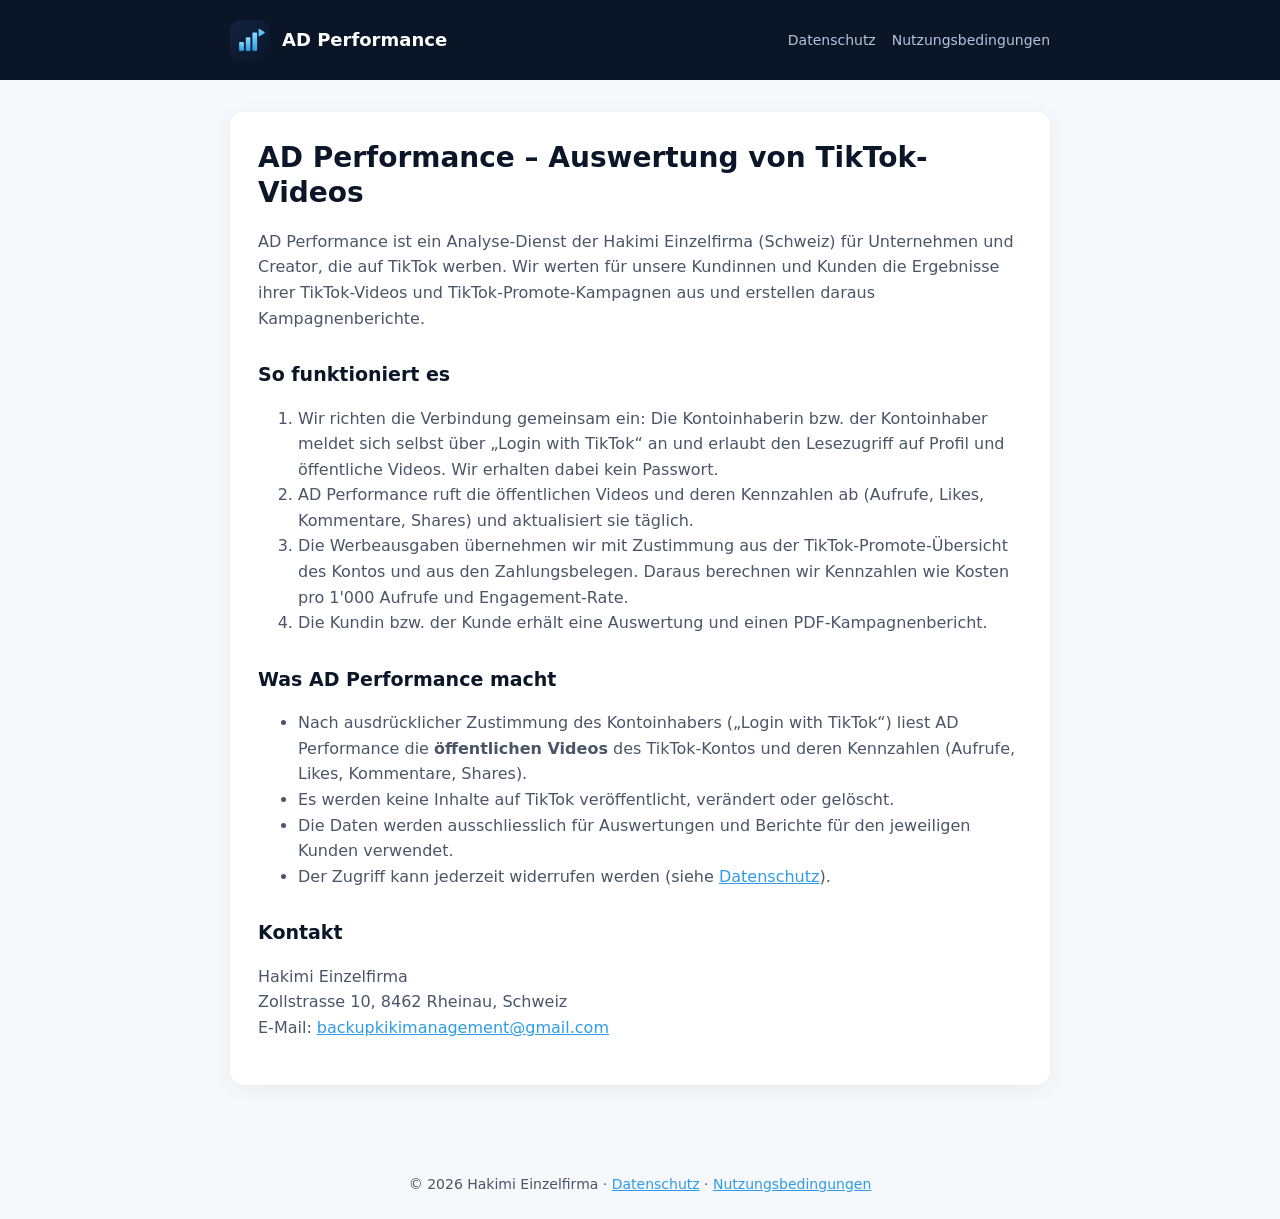
<file: index.html>
<!doctype html>
<html lang="de">
<head>
  <meta charset="utf-8" />
  <meta name="viewport" content="width=device-width, initial-scale=1" />
  <title>AD Performance</title>
  <link rel="icon" href="app-icon-1024.png" />
  <link rel="stylesheet" href="style.css" />
</head>
<body>
  <header>
    <div class="wrap">
      <img src="app-icon-1024.png" alt="" />
      <a href="index.html">AD Performance</a>
      <nav>
        <a href="datenschutz.html">Datenschutz</a>
        <a href="nutzungsbedingungen.html">Nutzungsbedingungen</a>
      </nav>
    </div>
  </header>
  <main>
    <div class="wrap card">
      <h1>AD Performance – Auswertung von TikTok-Videos</h1>
      <p>
        AD Performance ist ein Analyse-Dienst der Hakimi Einzelfirma (Schweiz) für Unternehmen und
        Creator, die auf TikTok werben. Wir werten für unsere Kundinnen und Kunden die Ergebnisse ihrer
        TikTok-Videos und TikTok-Promote-Kampagnen aus und erstellen daraus Kampagnenberichte.
      </p>
      <h2>So funktioniert es</h2>
      <ol>
        <li>Wir richten die Verbindung gemeinsam ein: Die Kontoinhaberin bzw. der Kontoinhaber meldet sich selbst über
          „Login with TikTok“ an und erlaubt den Lesezugriff auf Profil und öffentliche Videos. Wir erhalten dabei kein Passwort.</li>
        <li>AD Performance ruft die öffentlichen Videos und deren Kennzahlen ab (Aufrufe, Likes, Kommentare, Shares)
          und aktualisiert sie täglich.</li>
        <li>Die Werbeausgaben übernehmen wir mit Zustimmung aus der TikTok-Promote-Übersicht des Kontos und aus den
          Zahlungsbelegen. Daraus berechnen wir Kennzahlen wie Kosten pro 1'000 Aufrufe und Engagement-Rate.</li>
        <li>Die Kundin bzw. der Kunde erhält eine Auswertung und einen PDF-Kampagnenbericht.</li>
      </ol>
      <h2>Was AD Performance macht</h2>
      <ul>
        <li>Nach ausdrücklicher Zustimmung des Kontoinhabers („Login with TikTok“) liest AD Performance die
          <b>öffentlichen Videos</b> des TikTok-Kontos und deren Kennzahlen (Aufrufe, Likes, Kommentare, Shares).</li>
        <li>Es werden keine Inhalte auf TikTok veröffentlicht, verändert oder gelöscht.</li>
        <li>Die Daten werden ausschliesslich für Auswertungen und Berichte für den jeweiligen Kunden verwendet.</li>
        <li>Der Zugriff kann jederzeit widerrufen werden (siehe <a href="datenschutz.html">Datenschutz</a>).</li>
      </ul>
      <h2>Kontakt</h2>
      <p>
        Hakimi Einzelfirma<br />
        Zollstrasse 10, 8462 Rheinau, Schweiz<br />
        E-Mail: <a href="mailto:backupkikimanagement@gmail.com">backupkikimanagement@gmail.com</a>
      </p>
    </div>
  </main>
  <footer>© 2026 Hakimi Einzelfirma · <a href="datenschutz.html">Datenschutz</a> · <a href="nutzungsbedingungen.html">Nutzungsbedingungen</a></footer>
</body>
</html>
</file>
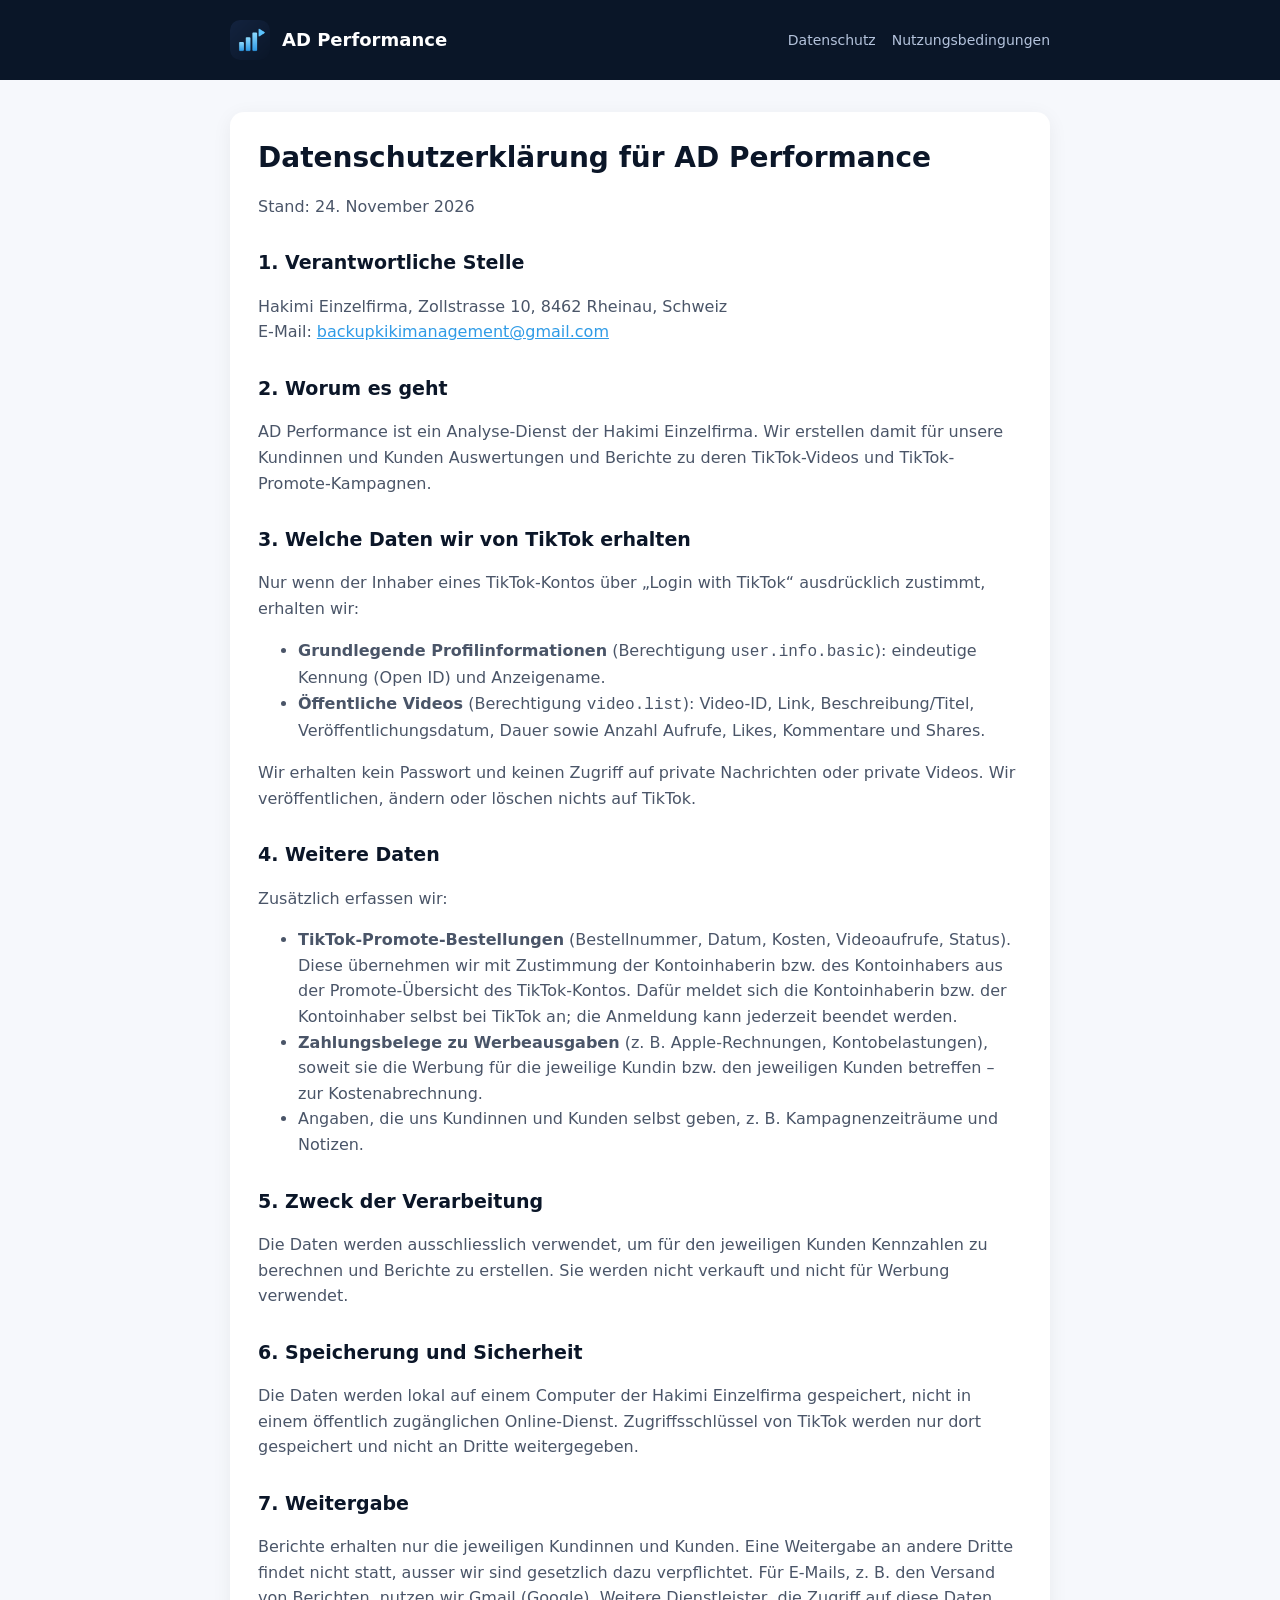
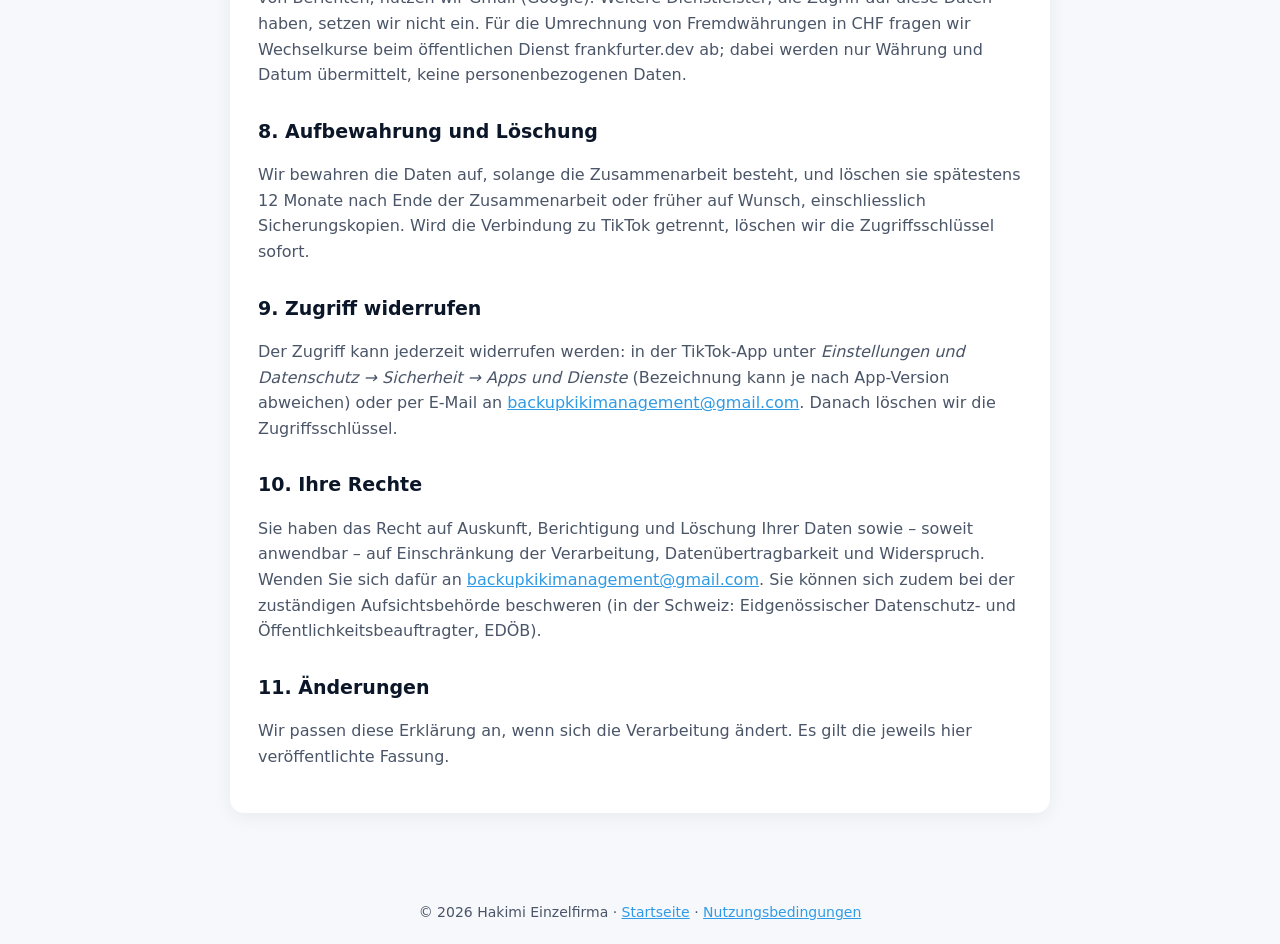
<file: datenschutz.html>
<!doctype html>
<html lang="de">
<head>
  <meta charset="utf-8" />
  <meta name="viewport" content="width=device-width, initial-scale=1" />
  <title>Datenschutzerklärung – AD Performance</title>
  <link rel="icon" href="app-icon-1024.png" />
  <link rel="stylesheet" href="style.css" />
</head>
<body>
  <header>
    <div class="wrap">
      <img src="app-icon-1024.png" alt="" />
      <a href="index.html">AD Performance</a>
      <nav>
        <a href="datenschutz.html">Datenschutz</a>
        <a href="nutzungsbedingungen.html">Nutzungsbedingungen</a>
      </nav>
    </div>
  </header>
  <main>
    <div class="wrap card">
      <h1>Datenschutzerklärung für AD Performance</h1>
      <p>Stand: 24. November 2026</p>

      <h2>1. Verantwortliche Stelle</h2>
      <p>
        Hakimi Einzelfirma, Zollstrasse 10, 8462 Rheinau, Schweiz<br />
        E-Mail: <a href="mailto:backupkikimanagement@gmail.com">backupkikimanagement@gmail.com</a>
      </p>

      <h2>2. Worum es geht</h2>
      <p>
        AD Performance ist ein Analyse-Dienst der Hakimi Einzelfirma. Wir erstellen damit für unsere Kundinnen und Kunden
        Auswertungen und Berichte zu deren TikTok-Videos und TikTok-Promote-Kampagnen.
      </p>

      <h2>3. Welche Daten wir von TikTok erhalten</h2>
      <p>Nur wenn der Inhaber eines TikTok-Kontos über „Login with TikTok“ ausdrücklich zustimmt, erhalten wir:</p>
      <ul>
        <li><b>Grundlegende Profilinformationen</b> (Berechtigung <code>user.info.basic</code>): eindeutige Kennung (Open ID) und Anzeigename.</li>
        <li><b>Öffentliche Videos</b> (Berechtigung <code>video.list</code>): Video-ID, Link, Beschreibung/Titel, Veröffentlichungsdatum, Dauer sowie Anzahl Aufrufe, Likes, Kommentare und Shares.</li>
      </ul>
      <p>Wir erhalten kein Passwort und keinen Zugriff auf private Nachrichten oder private Videos. Wir veröffentlichen, ändern oder löschen nichts auf TikTok.</p>

      <h2>4. Weitere Daten</h2>
      <p>
        Zusätzlich erfassen wir:
      </p>
      <ul>
        <li><b>TikTok-Promote-Bestellungen</b> (Bestellnummer, Datum, Kosten, Videoaufrufe, Status). Diese übernehmen wir
          mit Zustimmung der Kontoinhaberin bzw. des Kontoinhabers aus der Promote-Übersicht des TikTok-Kontos. Dafür meldet
          sich die Kontoinhaberin bzw. der Kontoinhaber selbst bei TikTok an; die Anmeldung kann jederzeit beendet werden.</li>
        <li><b>Zahlungsbelege zu Werbeausgaben</b> (z. B. Apple-Rechnungen, Kontobelastungen), soweit sie die Werbung für die
          jeweilige Kundin bzw. den jeweiligen Kunden betreffen – zur Kostenabrechnung.</li>
        <li>Angaben, die uns Kundinnen und Kunden selbst geben, z. B. Kampagnenzeiträume und Notizen.</li>
      </ul>

      <h2>5. Zweck der Verarbeitung</h2>
      <p>Die Daten werden ausschliesslich verwendet, um für den jeweiligen Kunden Kennzahlen zu berechnen und Berichte zu erstellen. Sie werden nicht verkauft und nicht für Werbung verwendet.</p>

      <h2>6. Speicherung und Sicherheit</h2>
      <p>
        Die Daten werden lokal auf einem Computer der Hakimi Einzelfirma gespeichert, nicht in einem
        öffentlich zugänglichen Online-Dienst. Zugriffsschlüssel von TikTok werden nur dort gespeichert und nicht an Dritte weitergegeben.
      </p>

      <h2>7. Weitergabe</h2>
      <p>
        Berichte erhalten nur die jeweiligen Kundinnen und Kunden. Eine Weitergabe an andere Dritte findet nicht statt,
        ausser wir sind gesetzlich dazu verpflichtet. Für E-Mails, z. B. den Versand von Berichten, nutzen wir Gmail (Google). Weitere Dienstleister, die Zugriff auf diese Daten haben, setzen wir nicht ein.
        Für die Umrechnung von Fremdwährungen in CHF fragen wir Wechselkurse beim öffentlichen Dienst frankfurter.dev ab;
        dabei werden nur Währung und Datum übermittelt, keine personenbezogenen Daten.
      </p>

      <h2>8. Aufbewahrung und Löschung</h2>
      <p>
        Wir bewahren die Daten auf, solange die Zusammenarbeit besteht, und löschen sie
        spätestens 12 Monate nach Ende der Zusammenarbeit oder früher auf Wunsch,
        einschliesslich Sicherungskopien.
        Wird die Verbindung zu TikTok getrennt, löschen wir die Zugriffsschlüssel sofort.
      </p>

      <h2>9. Zugriff widerrufen</h2>
      <p>
        Der Zugriff kann jederzeit widerrufen werden: in der TikTok-App unter
        <i>Einstellungen und Datenschutz → Sicherheit → Apps und Dienste</i> (Bezeichnung kann je nach App-Version abweichen)
        oder per E-Mail an <a href="mailto:backupkikimanagement@gmail.com">backupkikimanagement@gmail.com</a>. Danach löschen wir die Zugriffsschlüssel.
      </p>

      <h2>10. Ihre Rechte</h2>
      <p>
        Sie haben das Recht auf Auskunft, Berichtigung und Löschung Ihrer Daten sowie – soweit anwendbar – auf
        Einschränkung der Verarbeitung, Datenübertragbarkeit und Widerspruch. Wenden Sie sich dafür an
        <a href="mailto:backupkikimanagement@gmail.com">backupkikimanagement@gmail.com</a>. Sie können sich zudem bei der zuständigen Aufsichtsbehörde beschweren
        (in der Schweiz: Eidgenössischer Datenschutz- und Öffentlichkeitsbeauftragter, EDÖB).
      </p>

      <h2>11. Änderungen</h2>
      <p>Wir passen diese Erklärung an, wenn sich die Verarbeitung ändert. Es gilt die jeweils hier veröffentlichte Fassung.</p>
    </div>
  </main>
  <footer>© 2026 Hakimi Einzelfirma · <a href="index.html">Startseite</a> · <a href="nutzungsbedingungen.html">Nutzungsbedingungen</a></footer>
</body>
</html>
</file>
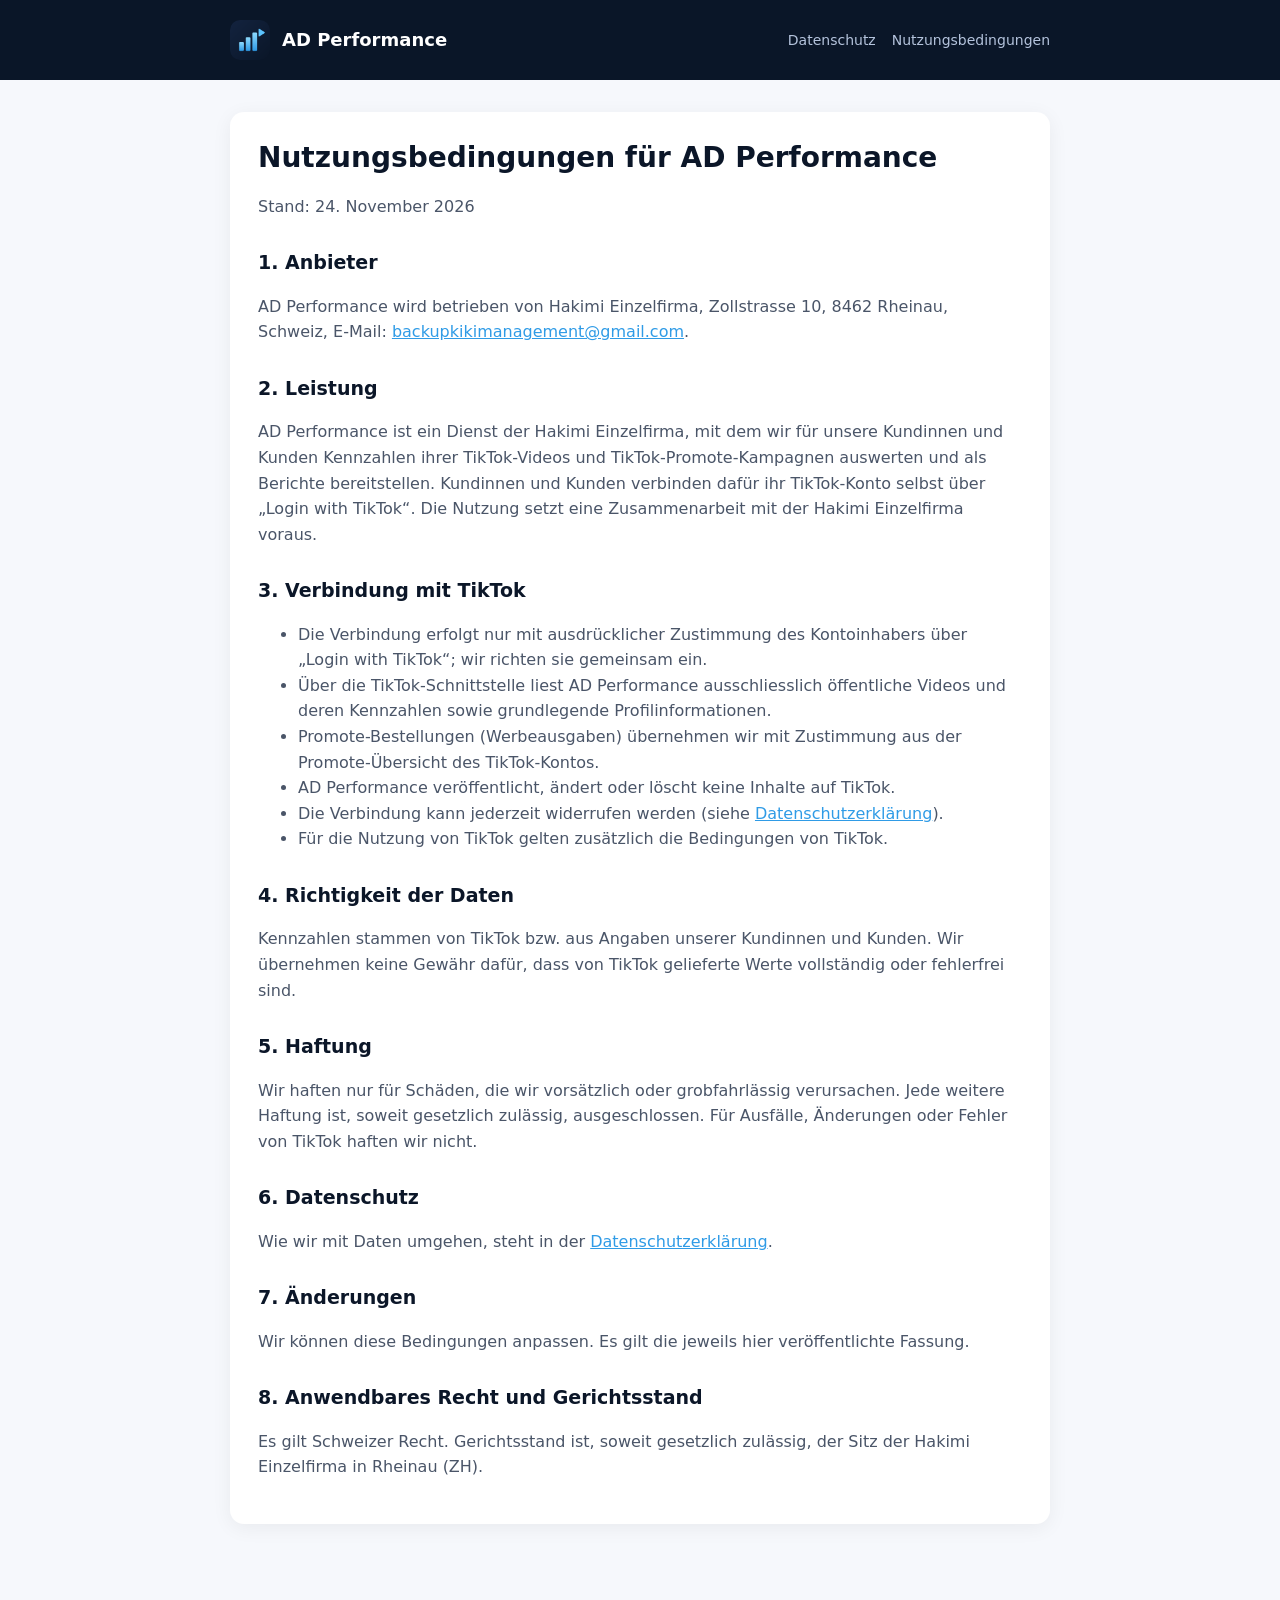
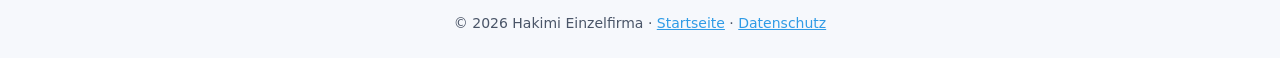
<file: nutzungsbedingungen.html>
<!doctype html>
<html lang="de">
<head>
  <meta charset="utf-8" />
  <meta name="viewport" content="width=device-width, initial-scale=1" />
  <title>Nutzungsbedingungen – AD Performance</title>
  <link rel="icon" href="app-icon-1024.png" />
  <link rel="stylesheet" href="style.css" />
</head>
<body>
  <header>
    <div class="wrap">
      <img src="app-icon-1024.png" alt="" />
      <a href="index.html">AD Performance</a>
      <nav>
        <a href="datenschutz.html">Datenschutz</a>
        <a href="nutzungsbedingungen.html">Nutzungsbedingungen</a>
      </nav>
    </div>
  </header>
  <main>
    <div class="wrap card">
      <h1>Nutzungsbedingungen für AD Performance</h1>
      <p>Stand: 24. November 2026</p>

      <h2>1. Anbieter</h2>
      <p>
        AD Performance wird betrieben von Hakimi Einzelfirma,
        Zollstrasse 10, 8462 Rheinau, Schweiz, E-Mail:
        <a href="mailto:backupkikimanagement@gmail.com">backupkikimanagement@gmail.com</a>.
      </p>

      <h2>2. Leistung</h2>
      <p>
        AD Performance ist ein Dienst der Hakimi Einzelfirma, mit dem wir für unsere Kundinnen und Kunden Kennzahlen
        ihrer TikTok-Videos und TikTok-Promote-Kampagnen auswerten und als Berichte bereitstellen. Kundinnen und Kunden
        verbinden dafür ihr TikTok-Konto selbst über „Login with TikTok“. Die Nutzung setzt eine Zusammenarbeit mit der
        Hakimi Einzelfirma voraus.
      </p>

      <h2>3. Verbindung mit TikTok</h2>
      <ul>
        <li>Die Verbindung erfolgt nur mit ausdrücklicher Zustimmung des Kontoinhabers über „Login with TikTok“; wir richten sie gemeinsam ein.</li>
        <li>Über die TikTok-Schnittstelle liest AD Performance ausschliesslich öffentliche Videos und deren Kennzahlen sowie grundlegende Profilinformationen.</li>
        <li>Promote-Bestellungen (Werbeausgaben) übernehmen wir mit Zustimmung aus der Promote-Übersicht des TikTok-Kontos.</li>
        <li>AD Performance veröffentlicht, ändert oder löscht keine Inhalte auf TikTok.</li>
        <li>Die Verbindung kann jederzeit widerrufen werden (siehe <a href="datenschutz.html">Datenschutzerklärung</a>).</li>
        <li>Für die Nutzung von TikTok gelten zusätzlich die Bedingungen von TikTok.</li>
      </ul>

      <h2>4. Richtigkeit der Daten</h2>
      <p>
        Kennzahlen stammen von TikTok bzw. aus Angaben unserer Kundinnen und Kunden. Wir übernehmen keine Gewähr dafür,
        dass von TikTok gelieferte Werte vollständig oder fehlerfrei sind.
      </p>

      <h2>5. Haftung</h2>
      <p>Wir haften nur für Schäden, die wir vorsätzlich oder grobfahrlässig verursachen. Jede weitere Haftung ist,
        soweit gesetzlich zulässig, ausgeschlossen. Für Ausfälle, Änderungen oder Fehler von TikTok haften wir nicht.</p>

      <h2>6. Datenschutz</h2>
      <p>Wie wir mit Daten umgehen, steht in der <a href="datenschutz.html">Datenschutzerklärung</a>.</p>

      <h2>7. Änderungen</h2>
      <p>Wir können diese Bedingungen anpassen. Es gilt die jeweils hier veröffentlichte Fassung.</p>

      <h2>8. Anwendbares Recht und Gerichtsstand</h2>
      <p>Es gilt Schweizer Recht. Gerichtsstand ist, soweit gesetzlich zulässig, der Sitz der Hakimi Einzelfirma in Rheinau (ZH).</p>
    </div>
  </main>
  <footer>© 2026 Hakimi Einzelfirma · <a href="index.html">Startseite</a> · <a href="datenschutz.html">Datenschutz</a></footer>
</body>
</html>
</file>
<file: style.css>
:root {
  color-scheme: light;
  --bg: #f6f8fc;
  --surface: #ffffff;
  --ink: #0b1628;
  --ink-2: #4a5568;
  --accent: #2f9be6;
  --navy: #0a1628;
  --todo-bg: #fff4d6;
  --todo-ink: #7a4b00;
}
@media (prefers-color-scheme: dark) {
  :root:not([data-theme='light']) {
    color-scheme: dark;
    --bg: #0a1628;
    --surface: #13233f;
    --ink: #eef4ff;
    --ink-2: #b4c3dc;
    --accent: #5cc4ff;
    --todo-bg: #3a2c05;
    --todo-ink: #ffd36b;
  }
}
* { box-sizing: border-box; }
body { margin: 0; background: var(--bg); color: var(--ink); font: 16px/1.6 system-ui, -apple-system, 'Segoe UI', sans-serif; }
header { background: var(--navy); color: #fff; padding: 20px 16px; }
header .wrap { display: flex; align-items: center; gap: 12px; }
header img { width: 40px; height: 40px; border-radius: 10px; }
header a { color: #fff; text-decoration: none; font-weight: 700; font-size: 18px; }
nav { margin-left: auto; display: flex; gap: 16px; flex-wrap: wrap; }
nav a { font-weight: 500; font-size: 14px; color: #b4c3dc; }
.wrap { max-width: 820px; margin: 0 auto; }
main { padding: 32px 16px 64px; }
main .card { background: var(--surface); border-radius: 14px; padding: 28px; box-shadow: 0 4px 20px rgba(0, 0, 0, 0.06); }
h1 { margin-top: 0; font-size: 28px; line-height: 1.25; }
h2 { font-size: 19px; margin-top: 28px; }
p, li { color: var(--ink-2); }
a { color: var(--accent); }
.todo { background: var(--todo-bg); color: var(--todo-ink); padding: 1px 6px; border-radius: 4px; font-weight: 600; }
.draft { background: var(--todo-bg); color: var(--todo-ink); padding: 12px 16px; border-radius: 10px; margin-bottom: 20px; }
footer { text-align: center; padding: 24px 16px; font-size: 14px; color: var(--ink-2); }
</file>
